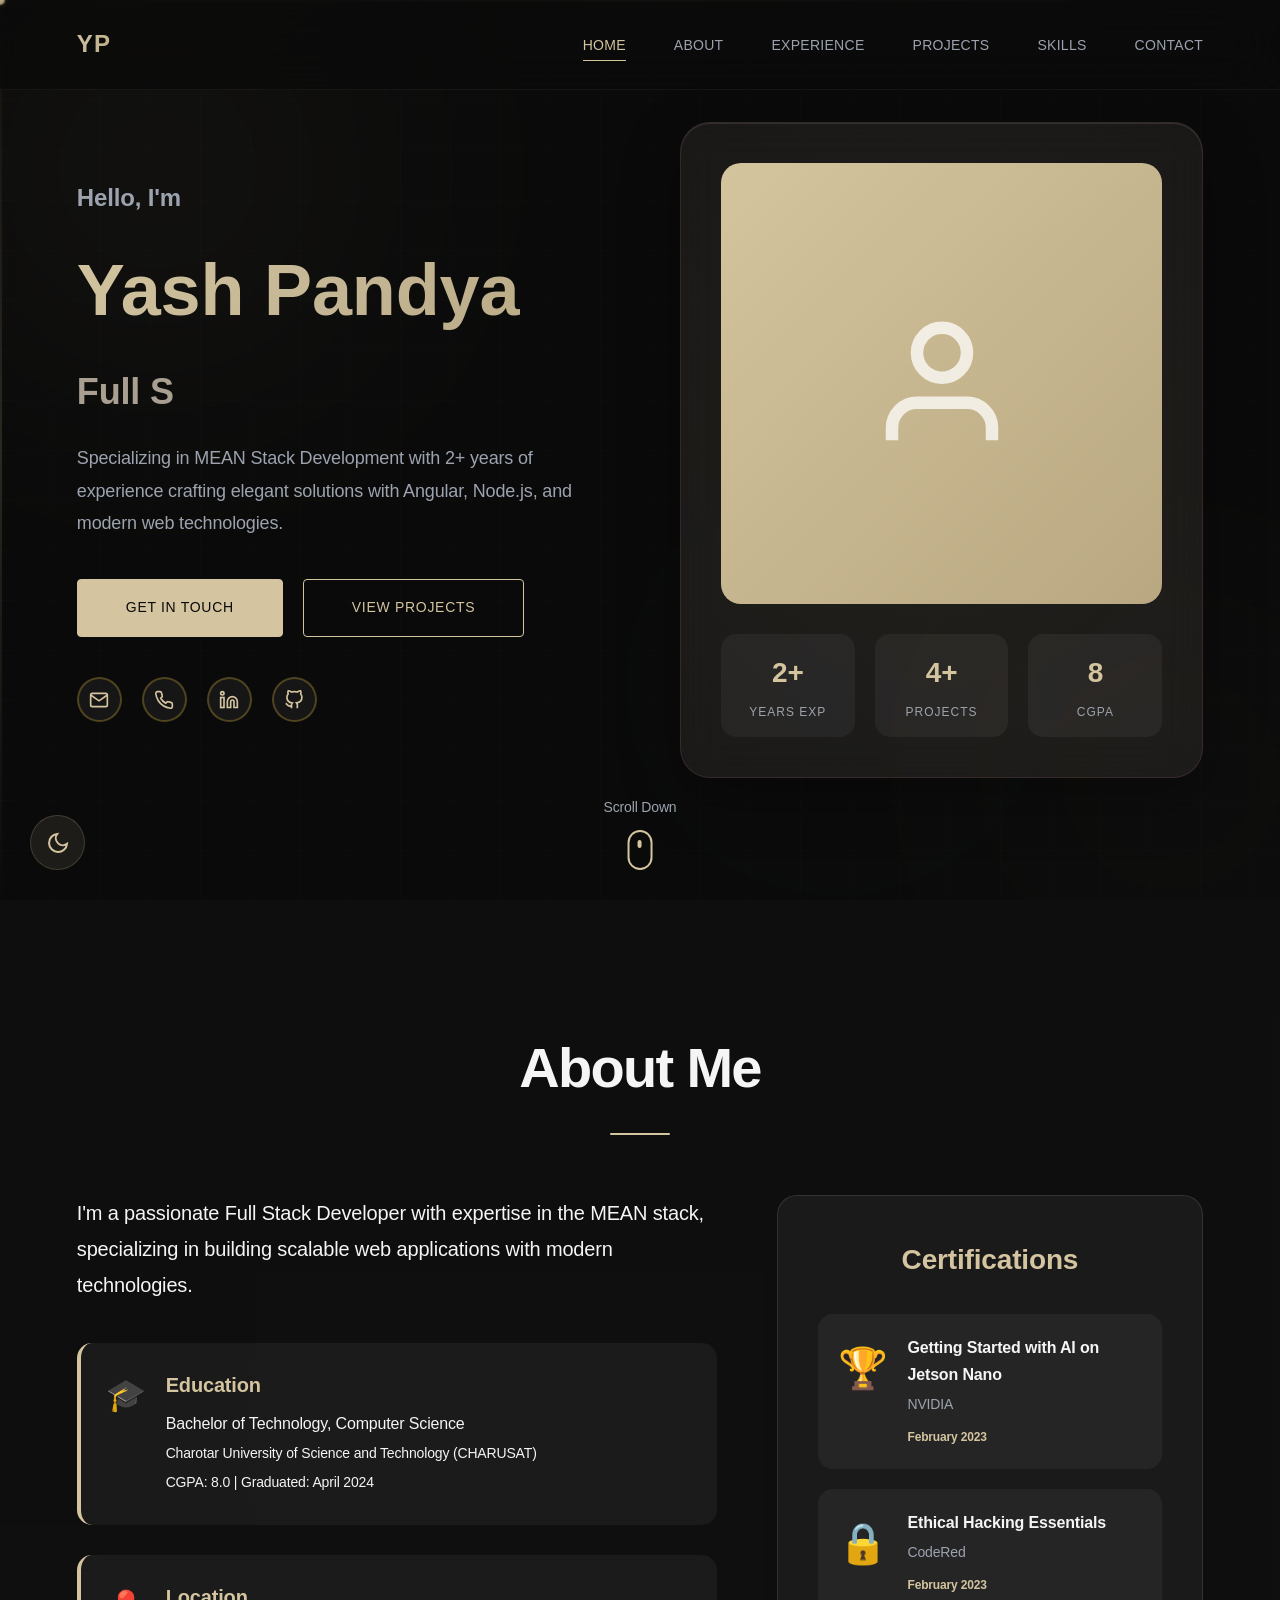
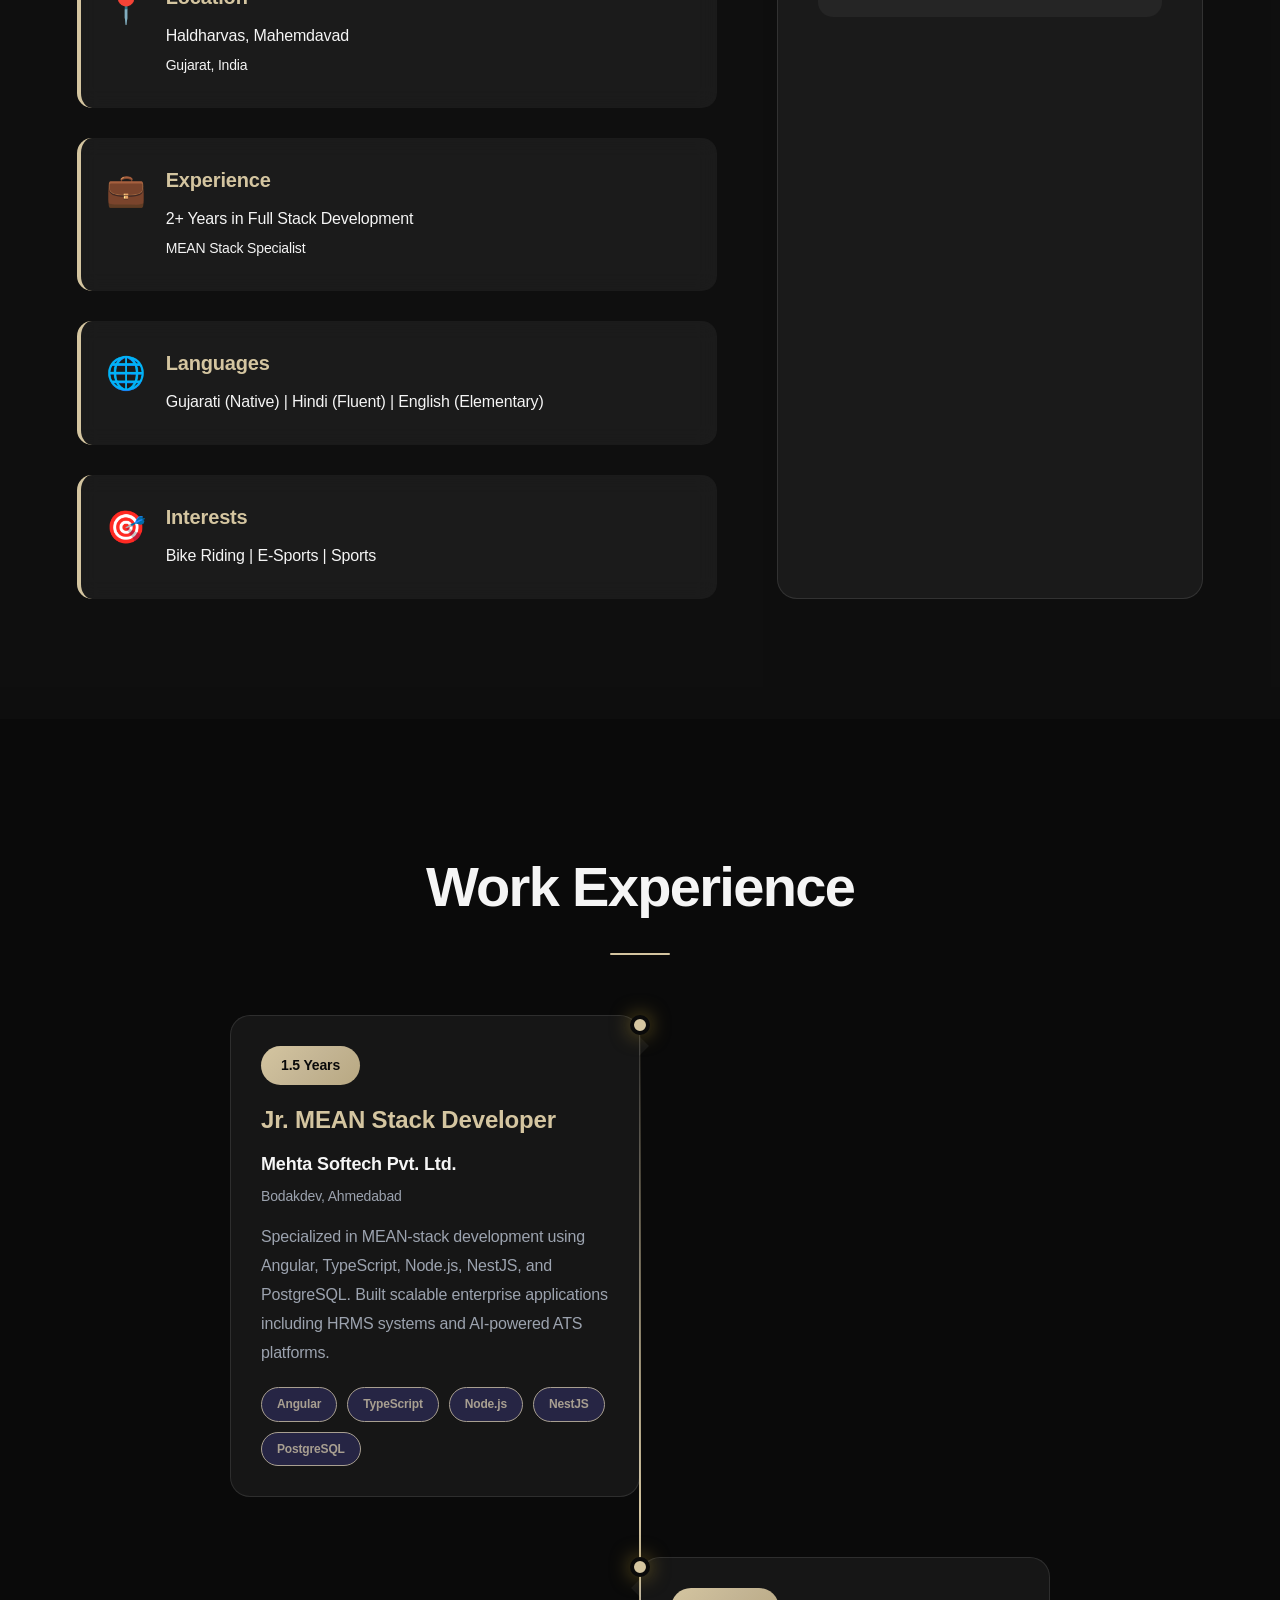
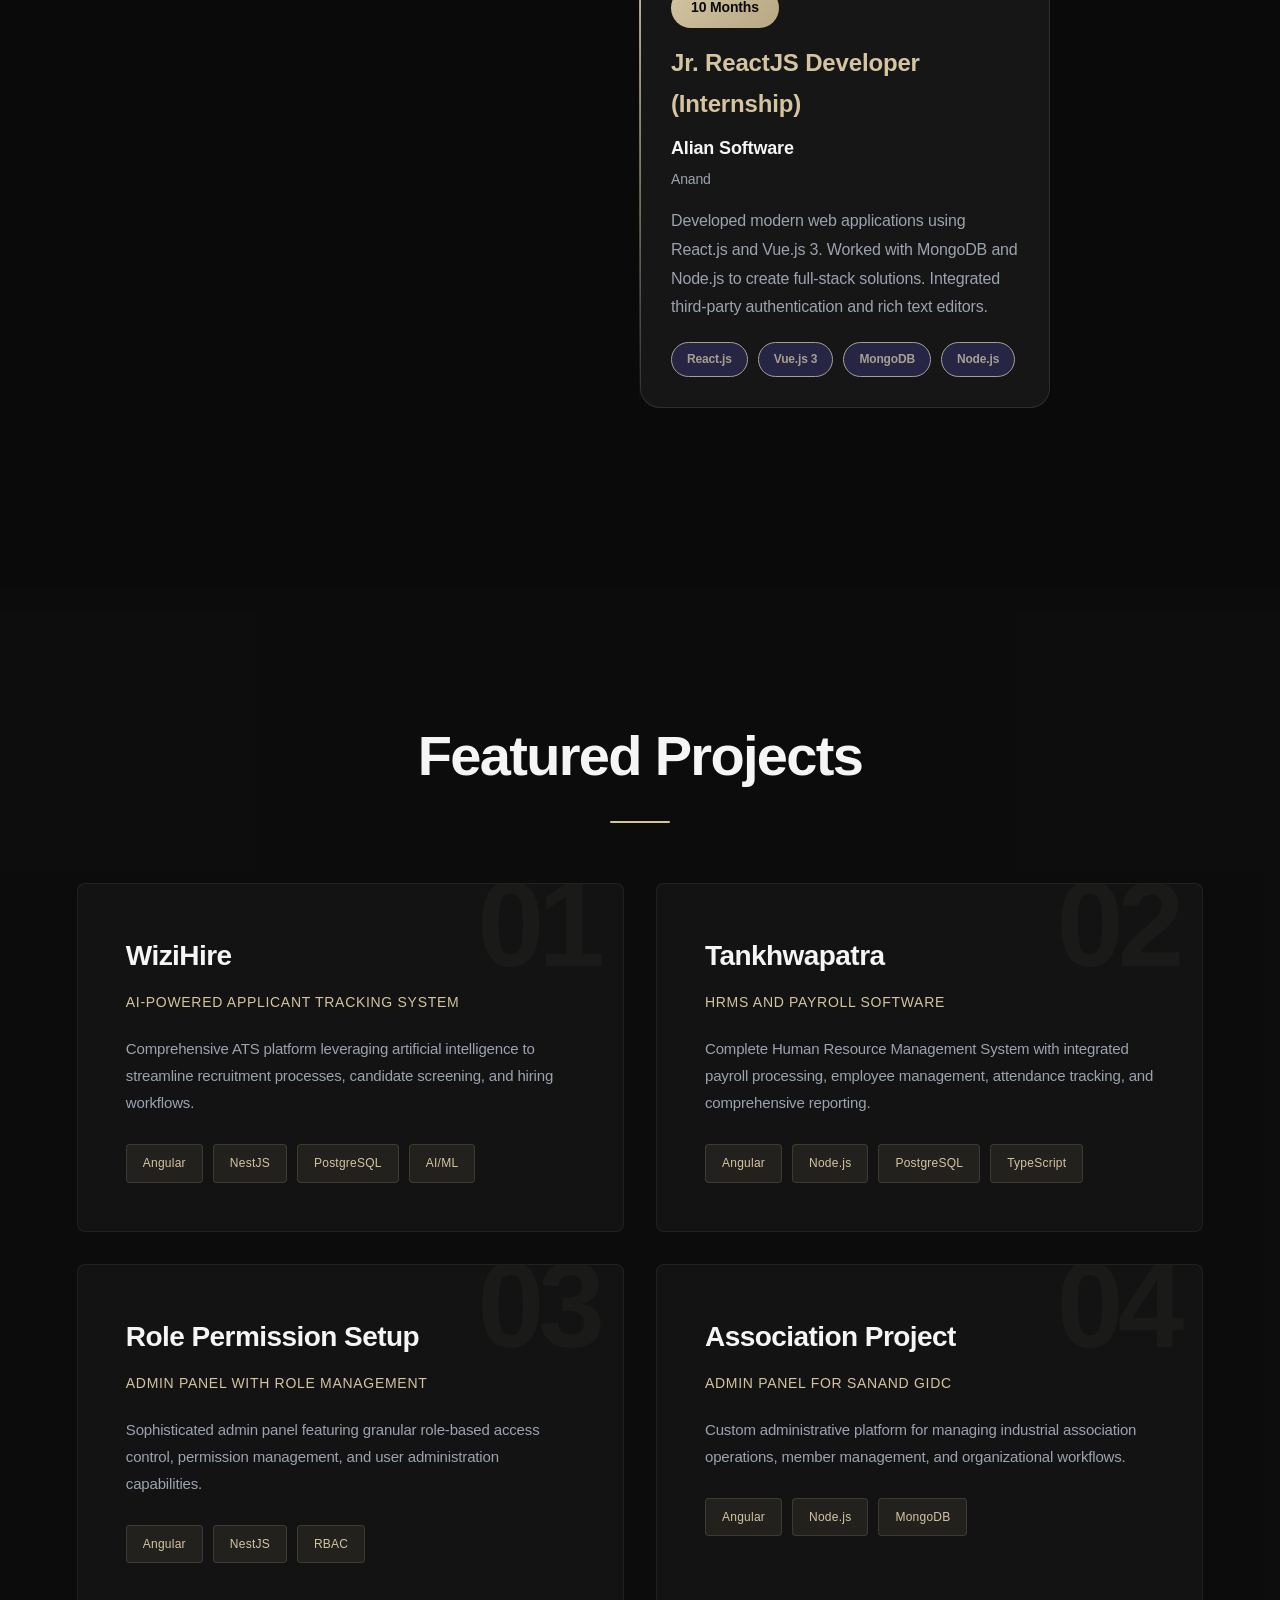
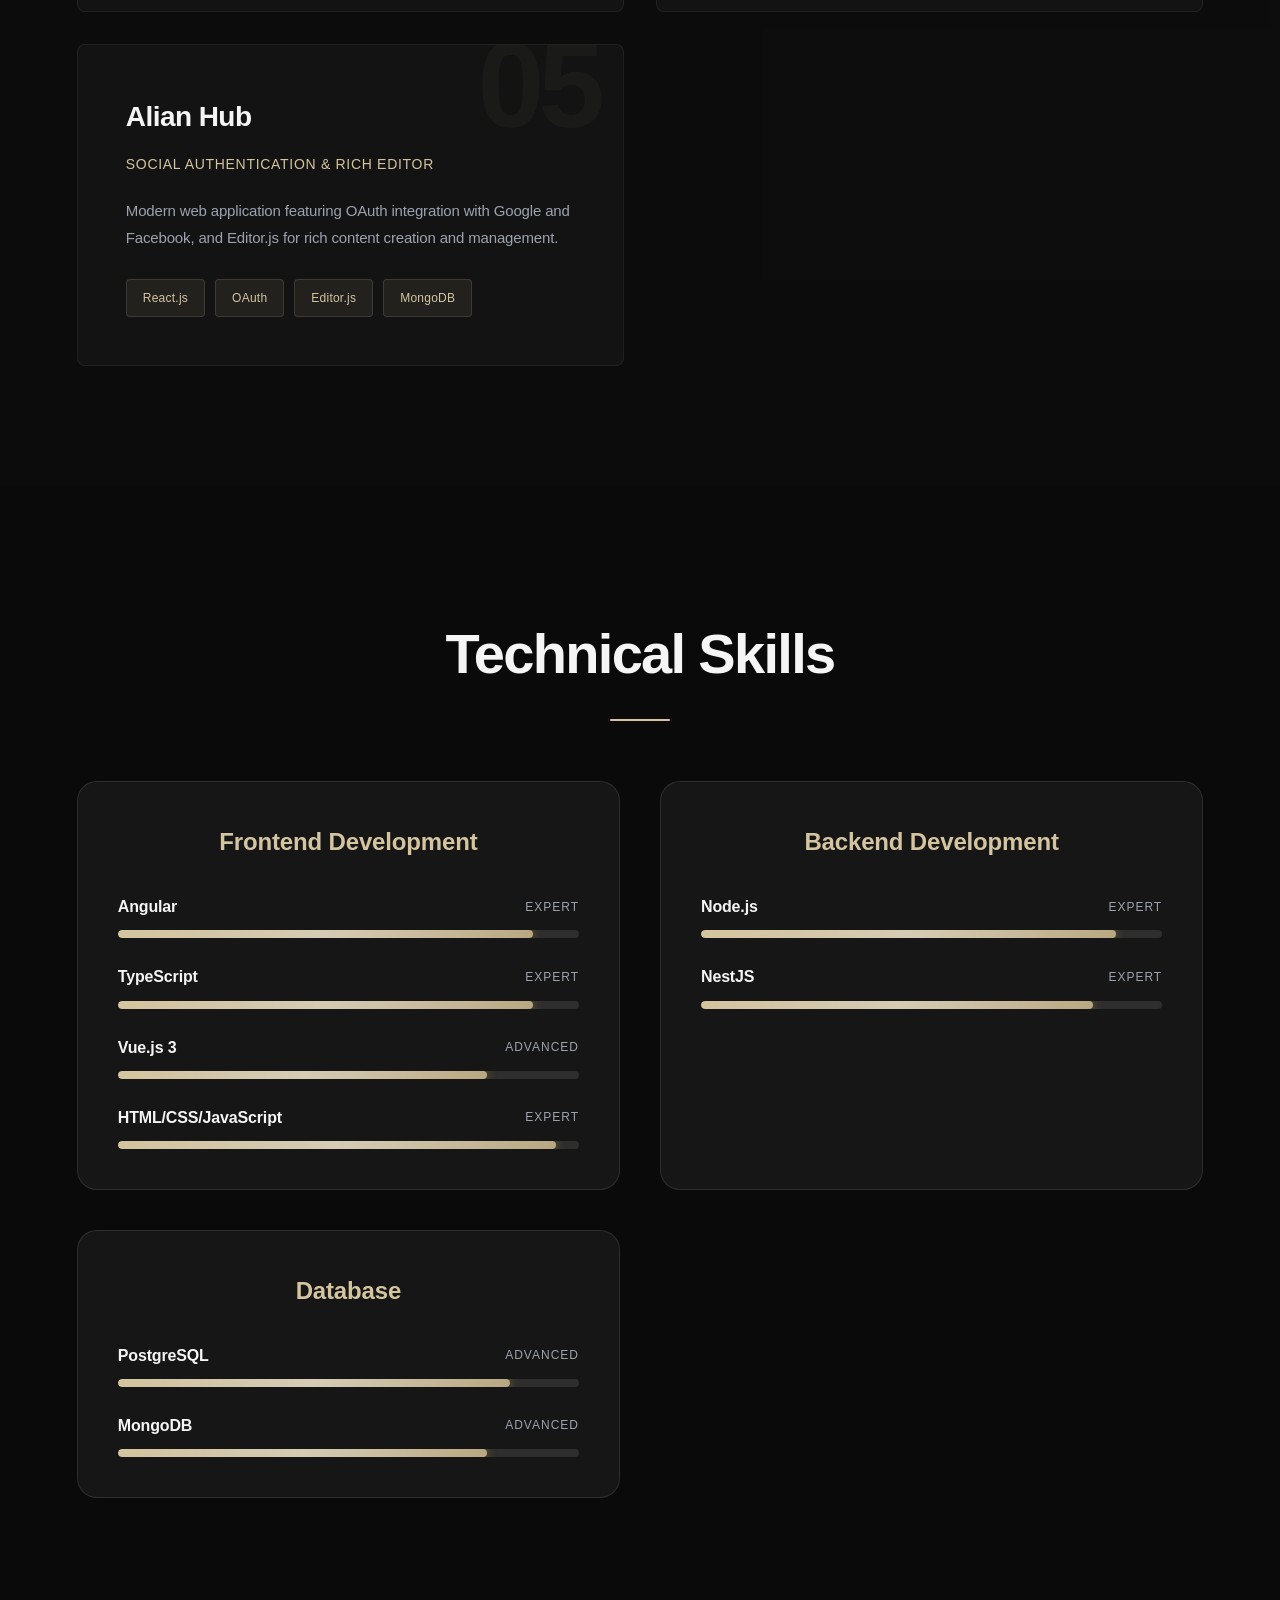
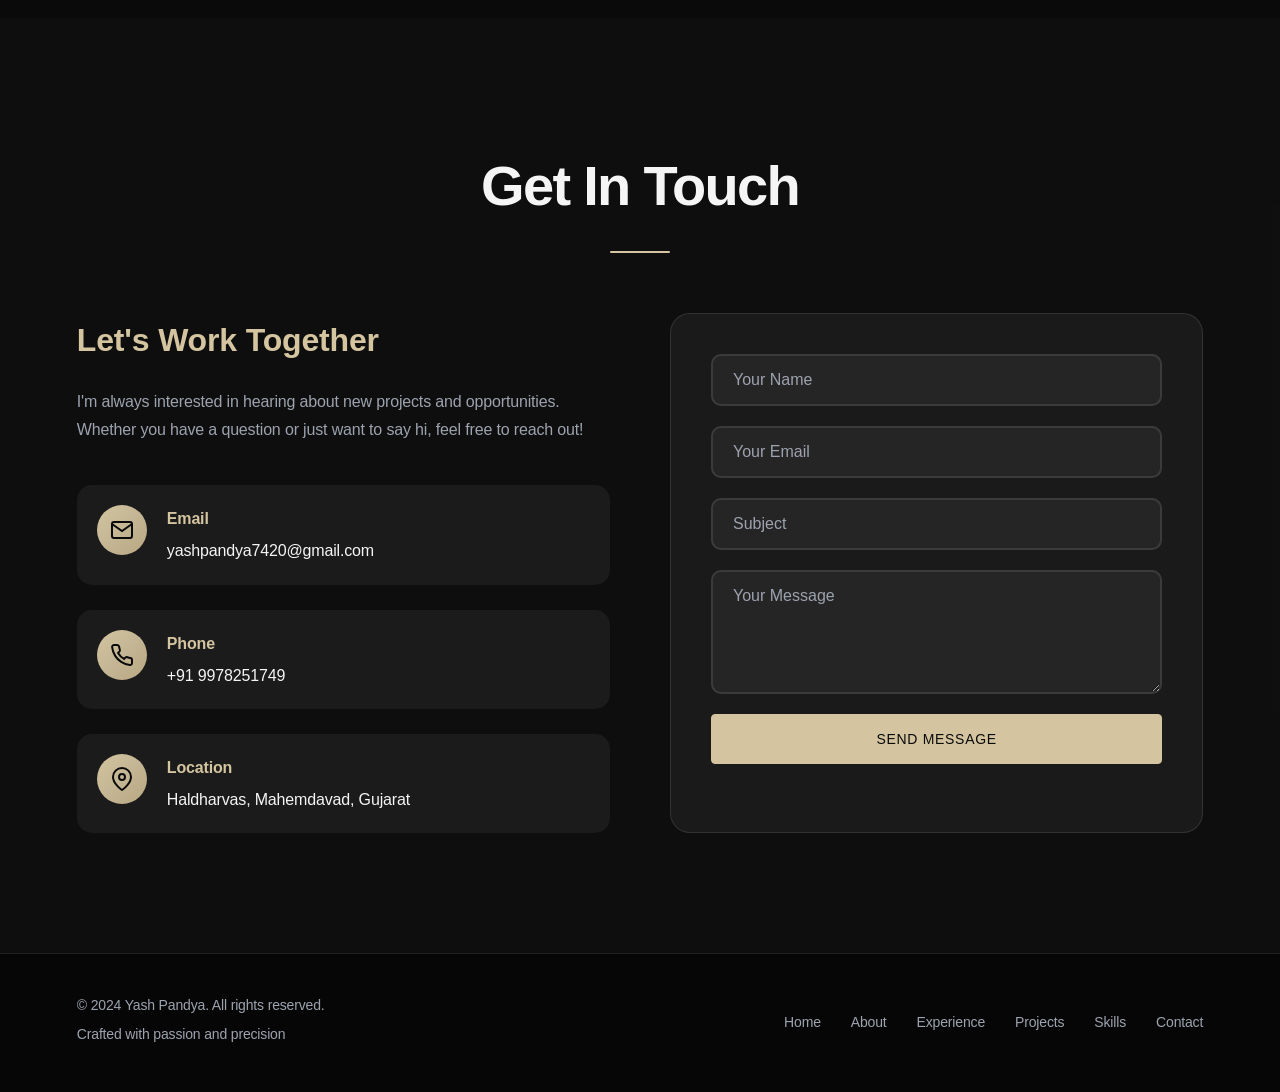
<file: index.html>
<!DOCTYPE html>
<html lang="en">
<head>
    <meta charset="UTF-8">
    <meta name="viewport" content="width=device-width, initial-scale=1.0">
    <title>Yash Pandya - Full Stack Developer</title>
    <link rel="stylesheet" href="styles.css">
</head>
<body>
    <!-- Animated Background -->
    <div class="animated-bg">
        <div class="gradient-orb orb-1"></div>
        <div class="gradient-orb orb-2"></div>
        <div class="gradient-orb orb-3"></div>
        <div class="grid-overlay"></div>
    </div>

    <!-- Theme Toggle -->
    <button class="theme-toggle" id="themeToggle" aria-label="Toggle theme">
        <svg class="sun-icon" viewBox="0 0 24 24" fill="none" stroke="currentColor" stroke-width="2">
            <circle cx="12" cy="12" r="5"></circle>
            <line x1="12" y1="1" x2="12" y2="3"></line>
            <line x1="12" y1="21" x2="12" y2="23"></line>
            <line x1="4.22" y1="4.22" x2="5.64" y2="5.64"></line>
            <line x1="18.36" y1="18.36" x2="19.78" y2="19.78"></line>
            <line x1="1" y1="12" x2="3" y2="12"></line>
            <line x1="21" y1="12" x2="23" y2="12"></line>
            <line x1="4.22" y1="19.78" x2="5.64" y2="18.36"></line>
            <line x1="18.36" y1="5.64" x2="19.78" y2="4.22"></line>
        </svg>
        <svg class="moon-icon" viewBox="0 0 24 24" fill="none" stroke="currentColor" stroke-width="2">
            <path d="M21 12.79A9 9 0 1 1 11.21 3 7 7 0 0 0 21 12.79z"></path>
        </svg>
    </button>

    <!-- Navigation -->
    <nav class="navbar" id="navbar">
        <div class="nav-container">
            <div class="logo">
                <span class="logo-text">YP</span>
            </div>
            <ul class="nav-menu" id="navMenu">
                <li><a href="#home" class="nav-link active">Home</a></li>
                <li><a href="#about" class="nav-link">About</a></li>
                <li><a href="#experience" class="nav-link">Experience</a></li>
                <li><a href="#projects" class="nav-link">Projects</a></li>
                <li><a href="#skills" class="nav-link">Skills</a></li>
                <li><a href="#contact" class="nav-link">Contact</a></li>
            </ul>
            <div class="hamburger" id="hamburger">
                <span></span>
                <span></span>
                <span></span>
            </div>
        </div>
    </nav>

    <!-- Hero Section -->
    <section id="home" class="hero">
        <div class="hero-content">
            <div class="hero-text">
                <h1 class="hero-title">
                    <span class="greeting">Hello, I'm</span>
                    <span class="name">Yash Pandya</span>
                </h1>
                <h2 class="hero-subtitle">Full Stack Developer</h2>
                <p class="hero-description">
                    Specializing in MEAN Stack Development with 2+ years of experience
                    crafting elegant solutions with Angular, Node.js, and modern web technologies.
                </p>
                <div class="hero-buttons">
                    <a href="#contact" class="btn btn-primary">Get In Touch</a>
                    <a href="#projects" class="btn btn-secondary">View Projects</a>
                </div>
                <div class="social-links">
                    <a href="mailto:yashpandya7420@gmail.com" class="social-icon" title="Email">
                        <svg viewBox="0 0 24 24" fill="none" stroke="currentColor" stroke-width="2">
                            <path d="M4 4h16c1.1 0 2 .9 2 2v12c0 1.1-.9 2-2 2H4c-1.1 0-2-.9-2-2V6c0-1.1.9-2 2-2z"></path>
                            <polyline points="22,6 12,13 2,6"></polyline>
                        </svg>
                    </a>
                    <a href="tel:+919978251749" class="social-icon" title="Phone">
                        <svg viewBox="0 0 24 24" fill="none" stroke="currentColor" stroke-width="2">
                            <path d="M22 16.92v3a2 2 0 0 1-2.18 2 19.79 19.79 0 0 1-8.63-3.07 19.5 19.5 0 0 1-6-6 19.79 19.79 0 0 1-3.07-8.67A2 2 0 0 1 4.11 2h3a2 2 0 0 1 2 1.72 12.84 12.84 0 0 0 .7 2.81 2 2 0 0 1-.45 2.11L8.09 9.91a16 16 0 0 0 6 6l1.27-1.27a2 2 0 0 1 2.11-.45 12.84 12.84 0 0 0 2.81.7A2 2 0 0 1 22 16.92z"></path>
                        </svg>
                    </a>
                    <a href="#" class="social-icon" title="LinkedIn">
                        <svg viewBox="0 0 24 24" fill="none" stroke="currentColor" stroke-width="2">
                            <path d="M16 8a6 6 0 0 1 6 6v7h-4v-7a2 2 0 0 0-2-2 2 2 0 0 0-2 2v7h-4v-7a6 6 0 0 1 6-6z"></path>
                            <rect x="2" y="9" width="4" height="12"></rect>
                            <circle cx="4" cy="4" r="2"></circle>
                        </svg>
                    </a>
                    <a href="#" class="social-icon" title="GitHub">
                        <svg viewBox="0 0 24 24" fill="none" stroke="currentColor" stroke-width="2">
                            <path d="M9 19c-5 1.5-5-2.5-7-3m14 6v-3.87a3.37 3.37 0 0 0-.94-2.61c3.14-.35 6.44-1.54 6.44-7A5.44 5.44 0 0 0 20 4.77 5.07 5.07 0 0 0 19.91 1S18.73.65 16 2.48a13.38 13.38 0 0 0-7 0C6.27.65 5.09 1 5.09 1A5.07 5.07 0 0 0 5 4.77a5.44 5.44 0 0 0-1.5 3.78c0 5.42 3.3 6.61 6.44 7A3.37 3.37 0 0 0 9 18.13V22"></path>
                        </svg>
                    </a>
                </div>
            </div>
            <div class="hero-image">
                <div class="profile-card">
                    <div class="profile-image">
                        <div class="profile-placeholder">
                            <svg viewBox="0 0 24 24" fill="none" stroke="currentColor" stroke-width="2">
                                <path d="M20 21v-2a4 4 0 0 0-4-4H8a4 4 0 0 0-4 4v2"></path>
                                <circle cx="12" cy="7" r="4"></circle>
                            </svg>
                        </div>
                    </div>
                    <div class="profile-stats">
                        <div class="stat">
                            <span class="stat-number">2+</span>
                            <span class="stat-label">Years Exp</span>
                        </div>
                        <div class="stat">
                            <span class="stat-number">5+</span>
                            <span class="stat-label">Projects</span>
                        </div>
                        <div class="stat">
                            <span class="stat-number">8</span>
                            <span class="stat-label">CGPA</span>
                        </div>
                    </div>
                </div>
            </div>
        </div>
        <div class="scroll-indicator">
            <span>Scroll Down</span>
            <div class="mouse"></div>
        </div>
    </section>

    <!-- About Section -->
    <section id="about" class="about">
        <div class="container">
            <h2 class="section-title">About Me</h2>
            <div class="about-content">
                <div class="about-text">
                    <p class="about-intro">
                        I'm a passionate Full Stack Developer with expertise in the MEAN stack,
                        specializing in building scalable web applications with modern technologies.
                    </p>
                    <div class="about-details">
                        <div class="detail-item">
                            <span class="detail-icon">🎓</span>
                            <div>
                                <h3>Education</h3>
                                <p>Bachelor of Technology, Computer Science</p>
                                <p class="detail-sub">Charotar University of Science and Technology (CHARUSAT)</p>
                                <p class="detail-sub">CGPA: 8.0 | Graduated: April 2024</p>
                            </div>
                        </div>
                        <div class="detail-item">
                            <span class="detail-icon">📍</span>
                            <div>
                                <h3>Location</h3>
                                <p>Haldharvas, Mahemdavad</p>
                                <p class="detail-sub">Gujarat, India</p>
                            </div>
                        </div>
                        <div class="detail-item">
                            <span class="detail-icon">💼</span>
                            <div>
                                <h3>Experience</h3>
                                <p>2+ Years in Full Stack Development</p>
                                <p class="detail-sub">MEAN Stack Specialist</p>
                            </div>
                        </div>
                        <div class="detail-item">
                            <span class="detail-icon">🌐</span>
                            <div>
                                <h3>Languages</h3>
                                <p>Gujarati (Native) | Hindi (Fluent) | English (Elementary)</p>
                            </div>
                        </div>
                        <div class="detail-item">
                            <span class="detail-icon">🎯</span>
                            <div>
                                <h3>Interests</h3>
                                <p>Bike Riding | E-Sports | Sports</p>
                            </div>
                        </div>
                    </div>
                </div>
                <div class="certifications">
                    <h3 class="cert-title">Certifications</h3>
                    <div class="cert-list">
                        <div class="cert-card">
                            <div class="cert-icon">🏆</div>
                            <div class="cert-info">
                                <h4>Getting Started with AI on Jetson Nano</h4>
                                <p>NVIDIA</p>
                                <span class="cert-date">February 2023</span>
                            </div>
                        </div>
                        <div class="cert-card">
                            <div class="cert-icon">🔒</div>
                            <div class="cert-info">
                                <h4>Ethical Hacking Essentials</h4>
                                <p>CodeRed</p>
                                <span class="cert-date">February 2023</span>
                            </div>
                        </div>
                    </div>
                </div>
            </div>
        </div>
    </section>

    <!-- Experience Section -->
    <section id="experience" class="experience">
        <div class="container">
            <h2 class="section-title">Work Experience</h2>
            <div class="timeline">
                <div class="timeline-item">
                    <div class="timeline-dot"></div>
                    <div class="timeline-content">
                        <div class="timeline-date">1.5 Years</div>
                        <h3>Jr. MEAN Stack Developer</h3>
                        <h4>Mehta Softech Pvt. Ltd.</h4>
                        <p class="location">Bodakdev, Ahmedabad</p>
                        <p class="description">
                            Specialized in MEAN-stack development using Angular, TypeScript, Node.js, 
                            NestJS, and PostgreSQL. Built scalable enterprise applications including 
                            HRMS systems and AI-powered ATS platforms.
                        </p>
                        <div class="tech-tags">
                            <span class="tag">Angular</span>
                            <span class="tag">TypeScript</span>
                            <span class="tag">Node.js</span>
                            <span class="tag">NestJS</span>
                            <span class="tag">PostgreSQL</span>
                        </div>
                    </div>
                </div>
                <div class="timeline-item">
                    <div class="timeline-dot"></div>
                    <div class="timeline-content">
                        <div class="timeline-date">10 Months</div>
                        <h3>Jr. ReactJS Developer (Internship)</h3>
                        <h4>Alian Software</h4>
                        <p class="location">Anand</p>
                        <p class="description">
                            Developed modern web applications using React.js and Vue.js 3. 
                            Worked with MongoDB and Node.js to create full-stack solutions. 
                            Integrated third-party authentication and rich text editors.
                        </p>
                        <div class="tech-tags">
                            <span class="tag">React.js</span>
                            <span class="tag">Vue.js 3</span>
                            <span class="tag">MongoDB</span>
                            <span class="tag">Node.js</span>
                        </div>
                    </div>
                </div>
            </div>
        </div>
    </section>

    <!-- Projects Section -->
    <section id="projects" class="projects">
        <div class="container">
            <h2 class="section-title">Featured Projects</h2>
            <div class="projects-grid">
                <div class="project-card">
                    <div class="project-number">01</div>
                    <div class="project-content">
                        <h3>WiziHire</h3>
                        <p class="project-subtitle">AI-Powered Applicant Tracking System</p>
                        <p class="project-description">
                            Comprehensive ATS platform leveraging artificial intelligence to streamline 
                            recruitment processes, candidate screening, and hiring workflows.
                        </p>
                        <div class="project-tech">
                            <span>Angular</span>
                            <span>NestJS</span>
                            <span>PostgreSQL</span>
                            <span>AI/ML</span>
                        </div>
                    </div>
                </div>
                <div class="project-card">
                    <div class="project-number">02</div>
                    <div class="project-content">
                        <h3>Tankhwapatra</h3>
                        <p class="project-subtitle">HRMS and Payroll Software</p>
                        <p class="project-description">
                            Complete Human Resource Management System with integrated payroll processing, 
                            employee management, attendance tracking, and comprehensive reporting.
                        </p>
                        <div class="project-tech">
                            <span>Angular</span>
                            <span>Node.js</span>
                            <span>PostgreSQL</span>
                            <span>TypeScript</span>
                        </div>
                    </div>
                </div>
                <div class="project-card">
                    <div class="project-number">03</div>
                    <div class="project-content">
                        <h3>Role Permission Setup</h3>
                        <p class="project-subtitle">Admin Panel with Role Management</p>
                        <p class="project-description">
                            Sophisticated admin panel featuring granular role-based access control, 
                            permission management, and user administration capabilities.
                        </p>
                        <div class="project-tech">
                            <span>Angular</span>
                            <span>NestJS</span>
                            <span>RBAC</span>
                        </div>
                    </div>
                </div>
                <div class="project-card">
                    <div class="project-number">04</div>
                    <div class="project-content">
                        <h3>Association Project</h3>
                        <p class="project-subtitle">Admin Panel for Sanand GIDC</p>
                        <p class="project-description">
                            Custom administrative platform for managing industrial association operations, 
                            member management, and organizational workflows.
                        </p>
                        <div class="project-tech">
                            <span>Angular</span>
                            <span>Node.js</span>
                            <span>MongoDB</span>
                        </div>
                    </div>
                </div>
                <div class="project-card">
                    <div class="project-number">05</div>
                    <div class="project-content">
                        <h3>Alian Hub</h3>
                        <p class="project-subtitle">Social Authentication & Rich Editor</p>
                        <p class="project-description">
                            Modern web application featuring OAuth integration with Google and Facebook, 
                            and Editor.js for rich content creation and management.
                        </p>
                        <div class="project-tech">
                            <span>React.js</span>
                            <span>OAuth</span>
                            <span>Editor.js</span>
                            <span>MongoDB</span>
                        </div>
                    </div>
                </div>
            </div>
        </div>
    </section>

    <!-- Skills Section -->
    <section id="skills" class="skills">
        <div class="container">
            <h2 class="section-title">Technical Skills</h2>
            <div class="skills-content">
                <div class="skill-category">
                    <h3 class="category-title">Frontend Development</h3>
                    <div class="skill-items">
                        <div class="skill-item">
                            <div class="skill-header">
                                <span class="skill-name">Angular</span>
                                <span class="skill-level">Expert</span>
                            </div>
                            <div class="skill-bar">
                                <div class="skill-progress" style="width: 90%"></div>
                            </div>
                        </div>
                        <div class="skill-item">
                            <div class="skill-header">
                                <span class="skill-name">TypeScript</span>
                                <span class="skill-level">Expert</span>
                            </div>
                            <div class="skill-bar">
                                <div class="skill-progress" style="width: 90%"></div>
                            </div>
                        </div>
                        <div class="skill-item">
                            <div class="skill-header">
                                <span class="skill-name">Vue.js 3</span>
                                <span class="skill-level">Advanced</span>
                            </div>
                            <div class="skill-bar">
                                <div class="skill-progress" style="width: 80%"></div>
                            </div>
                        </div>
                        <div class="skill-item">
                            <div class="skill-header">
                                <span class="skill-name">HTML/CSS/JavaScript</span>
                                <span class="skill-level">Expert</span>
                            </div>
                            <div class="skill-bar">
                                <div class="skill-progress" style="width: 95%"></div>
                            </div>
                        </div>
                    </div>
                </div>
                <div class="skill-category">
                    <h3 class="category-title">Backend Development</h3>
                    <div class="skill-items">
                        <div class="skill-item">
                            <div class="skill-header">
                                <span class="skill-name">Node.js</span>
                                <span class="skill-level">Expert</span>
                            </div>
                            <div class="skill-bar">
                                <div class="skill-progress" style="width: 90%"></div>
                            </div>
                        </div>
                        <div class="skill-item">
                            <div class="skill-header">
                                <span class="skill-name">NestJS</span>
                                <span class="skill-level">Expert</span>
                            </div>
                            <div class="skill-bar">
                                <div class="skill-progress" style="width: 85%"></div>
                            </div>
                        </div>
                    </div>
                </div>
                <div class="skill-category">
                    <h3 class="category-title">Database</h3>
                    <div class="skill-items">
                        <div class="skill-item">
                            <div class="skill-header">
                                <span class="skill-name">PostgreSQL</span>
                                <span class="skill-level">Advanced</span>
                            </div>
                            <div class="skill-bar">
                                <div class="skill-progress" style="width: 85%"></div>
                            </div>
                        </div>
                        <div class="skill-item">
                            <div class="skill-header">
                                <span class="skill-name">MongoDB</span>
                                <span class="skill-level">Advanced</span>
                            </div>
                            <div class="skill-bar">
                                <div class="skill-progress" style="width: 80%"></div>
                            </div>
                        </div>
                    </div>
                </div>
            </div>
        </div>
    </section>

    <!-- Contact Section -->
    <section id="contact" class="contact">
        <div class="container">
            <h2 class="section-title">Get In Touch</h2>
            <div class="contact-content">
                <div class="contact-info">
                    <h3>Let's Work Together</h3>
                    <p>
                        I'm always interested in hearing about new projects and opportunities. 
                        Whether you have a question or just want to say hi, feel free to reach out!
                    </p>
                    <div class="contact-details">
                        <div class="contact-item">
                            <div class="contact-icon">
                                <svg viewBox="0 0 24 24" fill="none" stroke="currentColor" stroke-width="2">
                                    <path d="M4 4h16c1.1 0 2 .9 2 2v12c0 1.1-.9 2-2 2H4c-1.1 0-2-.9-2-2V6c0-1.1.9-2 2-2z"></path>
                                    <polyline points="22,6 12,13 2,6"></polyline>
                                </svg>
                            </div>
                            <div>
                                <h4>Email</h4>
                                <a href="mailto:yashpandya7420@gmail.com">yashpandya7420@gmail.com</a>
                            </div>
                        </div>
                        <div class="contact-item">
                            <div class="contact-icon">
                                <svg viewBox="0 0 24 24" fill="none" stroke="currentColor" stroke-width="2">
                                    <path d="M22 16.92v3a2 2 0 0 1-2.18 2 19.79 19.79 0 0 1-8.63-3.07 19.5 19.5 0 0 1-6-6 19.79 19.79 0 0 1-3.07-8.67A2 2 0 0 1 4.11 2h3a2 2 0 0 1 2 1.72 12.84 12.84 0 0 0 .7 2.81 2 2 0 0 1-.45 2.11L8.09 9.91a16 16 0 0 0 6 6l1.27-1.27a2 2 0 0 1 2.11-.45 12.84 12.84 0 0 0 2.81.7A2 2 0 0 1 22 16.92z"></path>
                                </svg>
                            </div>
                            <div>
                                <h4>Phone</h4>
                                <a href="tel:+919978251749">+91 9978251749</a>
                            </div>
                        </div>
                        <div class="contact-item">
                            <div class="contact-icon">
                                <svg viewBox="0 0 24 24" fill="none" stroke="currentColor" stroke-width="2">
                                    <path d="M21 10c0 7-9 13-9 13s-9-6-9-13a9 9 0 0 1 18 0z"></path>
                                    <circle cx="12" cy="10" r="3"></circle>
                                </svg>
                            </div>
                            <div>
                                <h4>Location</h4>
                                <p>Haldharvas, Mahemdavad, Gujarat</p>
                            </div>
                        </div>
                    </div>
                </div>
                <div class="contact-form-wrapper">
                    <form class="contact-form" id="contactForm" action="https://formsubmit.co/yashpandya7420@gmail.com" method="POST">
                        <!-- FormSubmit Configuration -->
                        <input type="hidden" name="_subject" value="New Contact Form Submission - Portfolio">
                        <input type="hidden" name="_captcha" value="false">
                        <input type="hidden" name="_template" value="table">
                        <input type="hidden" name="_next" value="https://yashpandya7420.github.io/thank-you.html">
                        
                        <div class="form-group">
                            <input type="text" name="name" id="name" placeholder="Your Name" required>
                        </div>
                        <div class="form-group">
                            <input type="email" name="email" id="email" placeholder="Your Email" required>
                        </div>
                        <div class="form-group">
                            <input type="text" name="subject" id="subject" placeholder="Subject" required>
                        </div>
                        <div class="form-group">
                            <textarea name="message" id="message" rows="5" placeholder="Your Message" required></textarea>
                        </div>
                        <button type="submit" class="btn btn-primary btn-full">Send Message</button>
                    </form>
                </div>
            </div>
        </div>
    </section>

    <!-- Footer -->
    <footer class="footer">
        <div class="container">
            <div class="footer-content">
                <div class="footer-text">
                    <p>&copy; 2024 Yash Pandya. All rights reserved.</p>
                    <p>Crafted with passion and precision</p>
                </div>
                <div class="footer-links">
                    <a href="#home">Home</a>
                    <a href="#about">About</a>
                    <a href="#experience">Experience</a>
                    <a href="#projects">Projects</a>
                    <a href="#skills">Skills</a>
                    <a href="#contact">Contact</a>
                </div>
            </div>
        </div>
    </footer>

    <script src="script.js"></script>
</body>
</html>
</file>
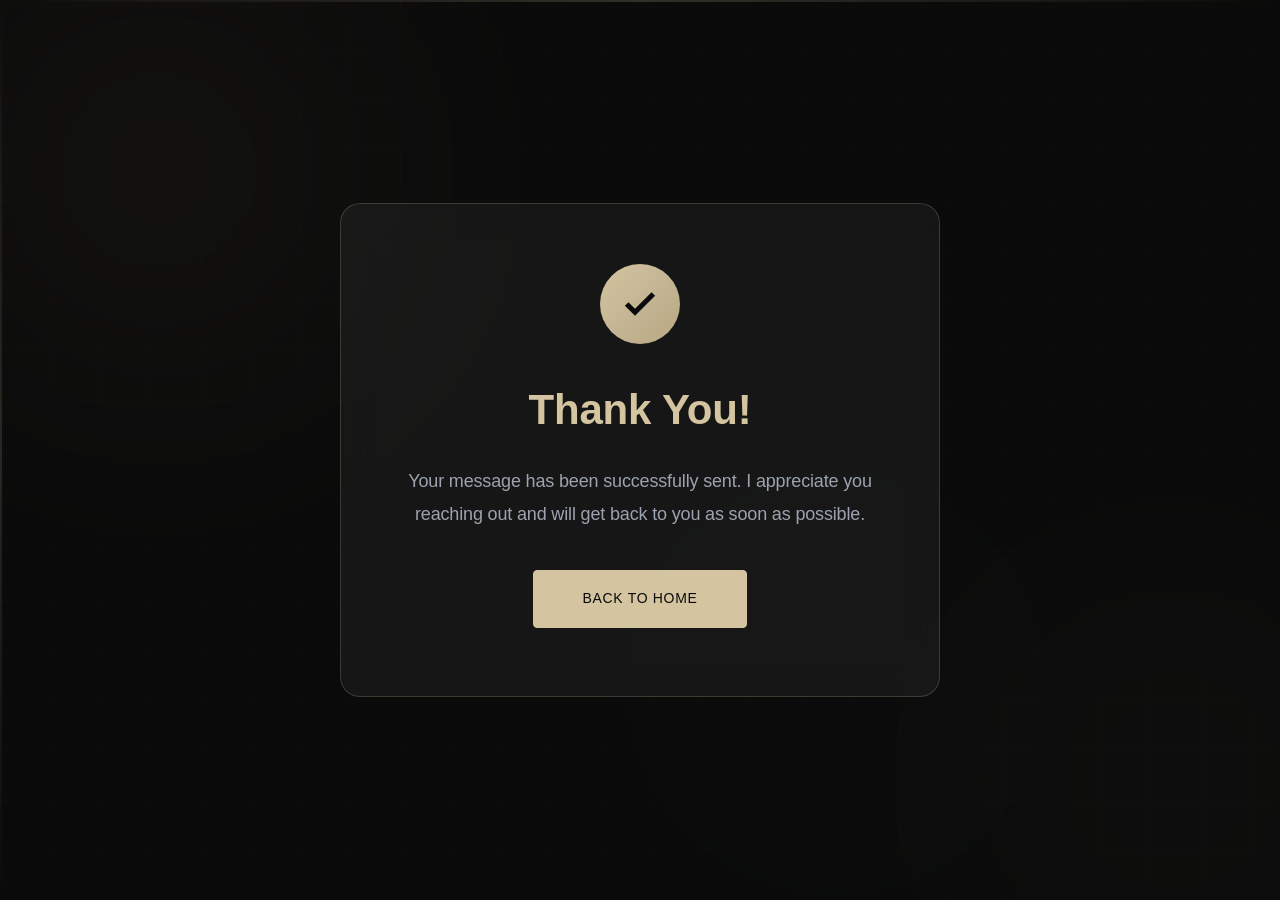
<file: thank-you.html>
<!DOCTYPE html>
<html lang="en">
<head>
    <meta charset="UTF-8">
    <meta name="viewport" content="width=device-width, initial-scale=1.0">
    <title>Thank You - Yash Pandya</title>
    <link rel="stylesheet" href="styles.css">
    <style>
        .thank-you-container {
            min-height: 100vh;
            display: flex;
            align-items: center;
            justify-content: center;
            text-align: center;
            padding: 40px 20px;
        }
        
        .thank-you-content {
            max-width: 600px;
            background: rgba(255, 255, 255, 0.05);
            backdrop-filter: blur(20px);
            padding: 60px 40px;
            border-radius: 20px;
            border: 1px solid rgba(212, 197, 160, 0.2);
            animation: fadeInUp 0.8s ease;
        }
        
        .success-icon {
            width: 80px;
            height: 80px;
            margin: 0 auto 30px;
            background: var(--gradient-gold);
            border-radius: 50%;
            display: flex;
            align-items: center;
            justify-content: center;
            animation: scaleIn 0.5s ease;
        }
        
        .success-icon svg {
            width: 40px;
            height: 40px;
            color: var(--primary-dark);
        }
        
        .thank-you-content h1 {
            font-size: 42px;
            color: var(--primary-gold);
            margin-bottom: 20px;
        }
        
        .thank-you-content p {
            font-size: 18px;
            color: var(--text-gray);
            line-height: 1.8;
            margin-bottom: 40px;
        }
        
        @keyframes scaleIn {
            from {
                transform: scale(0);
            }
            to {
                transform: scale(1);
            }
        }
        
        @keyframes fadeInUp {
            from {
                opacity: 0;
                transform: translateY(30px);
            }
            to {
                opacity: 1;
                transform: translateY(0);
            }
        }
    </style>
</head>
<body>
    <!-- Animated Background -->
    <div class="animated-bg">
        <div class="gradient-orb orb-1"></div>
        <div class="gradient-orb orb-2"></div>
        <div class="gradient-orb orb-3"></div>
        <div class="grid-overlay"></div>
    </div>

    <div class="thank-you-container">
        <div class="thank-you-content">
            <div class="success-icon">
                <svg viewBox="0 0 24 24" fill="none" stroke="currentColor" stroke-width="3">
                    <polyline points="20 6 9 17 4 12"></polyline>
                </svg>
            </div>
            <h1>Thank You!</h1>
            <p>
                Your message has been successfully sent. I appreciate you reaching out and will get back to you as soon as possible.
            </p>
            <a href="index.html" class="btn btn-primary">Back to Home</a>
        </div>
    </div>

    <script>
        // Auto redirect after 5 seconds
        setTimeout(() => {
            window.location.href = 'index.html';
        }, 5000);
    </script>
</body>
</html>
</file>
<file: styles.css>
/* ===== MODERN LUXURY PORTFOLIO - YASH PANDYA ===== */
/* Design Option 2: Contemporary Minimalist Luxury */
/* Previous design saved as: styles-option1.css */

/* === ROOT VARIABLES === */
:root {
    /* ===== DESIGN OPTION 1: Sophisticated Luxury (Saved in styles-option1.css) ===== */
    
    /* ===== DESIGN OPTION 2: Contemporary Minimalist (Active) ===== */
    /* Inspired by: Apple, Tesla, Audi, Modern Architecture */
    
    /* Dark Mode (Default) */
    --primary-gold: #D4C5A0;
    --primary-dark: #0A0A0A;
    --secondary-dark: #1A1A1A;
    --accent-purple: #A89F91;
    --accent-blue: #6B7280;
    --text-light: #F5F5F5;
    --text-gray: #9CA3AF;
    --white: #FFFFFF;
    --gradient-1: linear-gradient(135deg, #D4C5A0 0%, #B8A882 100%);
    --gradient-2: linear-gradient(135deg, #A89F91 0%, #8B8378 100%);
    --gradient-3: linear-gradient(135deg, #6B7280 0%, #4B5563 100%);
    --gradient-gold: linear-gradient(135deg, #D4C5A0 0%, #C4B594 50%, #B8A882 100%);
    
    /* Spacing - More generous for modern feel */
    --section-padding: 120px 0;
    --container-padding: 0 6%;
    
    /* Transitions - Snappier for modern UX */
    --transition-smooth: all 0.3s cubic-bezier(0.4, 0, 0.2, 1);
    --transition-bounce: all 0.5s cubic-bezier(0.68, -0.55, 0.265, 1.55);
}

/* Light Mode */
[data-theme="light"] {
    --primary-gold: #A89F91;
    --primary-dark: #FFFFFF;
    --secondary-dark: #F8F8F8;
    --accent-purple: #8B8378;
    --accent-blue: #6B7280;
    --text-light: #0A0A0A;
    --text-gray: #4B5563;
    --white: #0A0A0A;
    --gradient-1: linear-gradient(135deg, #A89F91 0%, #8B8378 100%);
    --gradient-2: linear-gradient(135deg, #8B8378 0%, #6B5D52 100%);
    --gradient-3: linear-gradient(135deg, #6B7280 0%, #9CA3AF 100%);
    --gradient-gold: linear-gradient(135deg, #A89F91 0%, #8B8378 50%, #6B5D52 100%);
}

/* === RESET & BASE === */
* {
    margin: 0;
    padding: 0;
    box-sizing: border-box;
}

html {
    scroll-behavior: smooth;
    overflow-x: hidden;
}

body {
    font-family: 'Inter', 'SF Pro Display', -apple-system, BlinkMacSystemFont, 'Segoe UI', sans-serif;
    background: var(--primary-dark);
    color: var(--text-light);
    line-height: 1.7;
    overflow-x: hidden;
    font-weight: 400;
    letter-spacing: -0.01em;
    cursor: none;
}

/* === CUSTOM CURSOR === */
.custom-cursor {
    position: fixed;
    width: 20px;
    height: 20px;
    border: 2px solid var(--primary-gold);
    border-radius: 50%;
    pointer-events: none;
    z-index: 10000;
    transition: transform 0.15s ease, opacity 0.15s ease;
    opacity: 0;
}

.custom-cursor-dot {
    position: fixed;
    width: 6px;
    height: 6px;
    background: var(--primary-gold);
    border-radius: 50%;
    pointer-events: none;
    z-index: 10001;
    transition: transform 0.1s ease;
    opacity: 0;
    box-shadow: 0 0 10px rgba(212, 197, 160, 0.5);
}

.custom-cursor.active {
    opacity: 1;
}

.custom-cursor-dot.active {
    opacity: 1;
}

/* Cursor hover states */
.custom-cursor.hover {
    transform: scale(1.8);
    background: rgba(212, 197, 160, 0.1);
    border-color: var(--primary-gold);
}

.custom-cursor-dot.hover {
    transform: scale(0);
}

/* Cursor click state */
.custom-cursor.click {
    transform: scale(0.8);
}

a, button, .btn, .nav-link, .social-icon, .project-card, input, textarea {
    cursor: none;
}

/* === ANIMATED BACKGROUND === */
.animated-bg {
    position: fixed;
    top: 0;
    left: 0;
    width: 100%;
    height: 100%;
    z-index: -1;
    overflow: hidden;
    background: var(--primary-dark);
}

/* Subtle grid overlay for modern tech feel */
.grid-overlay {
    position: absolute;
    width: 100%;
    height: 100%;
    background-image: 
        linear-gradient(rgba(212, 197, 160, 0.03) 1px, transparent 1px),
        linear-gradient(90deg, rgba(212, 197, 160, 0.03) 1px, transparent 1px);
    background-size: 50px 50px;
    opacity: 0.5;
    animation: gridPulse 8s ease-in-out infinite, gridMove 20s linear infinite;
}

[data-theme="light"] .grid-overlay {
    background-image: 
        linear-gradient(rgba(184, 168, 130, 0.08) 1px, transparent 1px),
        linear-gradient(90deg, rgba(184, 168, 130, 0.08) 1px, transparent 1px);
    opacity: 0.6;
}

/* Add scanning line effect */
.grid-overlay::before {
    content: '';
    position: absolute;
    top: 0;
    left: 0;
    width: 100%;
    height: 2px;
    background: linear-gradient(90deg, 
        transparent 0%, 
        rgba(212, 197, 160, 0.4) 50%, 
        transparent 100%);
    animation: scanLine 8s linear infinite;
    box-shadow: 0 0 20px rgba(212, 197, 160, 0.3);
    will-change: transform, opacity;
}

[data-theme="light"] .grid-overlay::before {
    background: linear-gradient(90deg, 
        transparent 0%, 
        rgba(184, 168, 130, 0.5) 50%, 
        transparent 100%);
    box-shadow: 0 0 20px rgba(184, 168, 130, 0.4);
}

/* Add vertical scanning line */
.grid-overlay::after {
    content: '';
    position: absolute;
    top: 0;
    left: 0;
    width: 2px;
    height: 100%;
    background: linear-gradient(180deg, 
        transparent 0%, 
        rgba(212, 197, 160, 0.3) 50%, 
        transparent 100%);
    animation: scanLineVertical 12s linear infinite;
    box-shadow: 0 0 15px rgba(212, 197, 160, 0.2);
    will-change: transform, opacity;
}

[data-theme="light"] .grid-overlay::after {
    background: linear-gradient(180deg, 
        transparent 0%, 
        rgba(184, 168, 130, 0.4) 50%, 
        transparent 100%);
    box-shadow: 0 0 15px rgba(184, 168, 130, 0.3);
}

@keyframes gridPulse {
    0%, 100% {
        opacity: 0.5;
    }
    50% {
        opacity: 0.7;
    }
}

@keyframes gridMove {
    0% {
        background-position: 0 0;
    }
    100% {
        background-position: 50px 50px;
    }
}

@keyframes scanLine {
    0% {
        transform: translateY(0);
        opacity: 0;
    }
    10% {
        opacity: 1;
    }
    90% {
        opacity: 1;
    }
    100% {
        transform: translateY(100vh);
        opacity: 0;
    }
}

@keyframes scanLineVertical {
    0% {
        transform: translateX(0);
        opacity: 0;
    }
    10% {
        opacity: 1;
    }
    90% {
        opacity: 1;
    }
    100% {
        transform: translateX(100vw);
        opacity: 0;
    }
}

/* Minimalist gradient orbs */
.gradient-orb {
    position: absolute;
    border-radius: 50%;
    filter: blur(120px);
    opacity: 0.15;
    animation: floatModern 25s infinite ease-in-out;
    mix-blend-mode: lighten;
}

.orb-1 {
    width: 700px;
    height: 700px;
    background: radial-gradient(circle, rgba(212, 197, 160, 0.4) 0%, transparent 70%);
    top: -20%;
    left: -15%;
    animation: floatModern 30s infinite ease-in-out, orbPulse 6s infinite ease-in-out;
}

.orb-2 {
    width: 600px;
    height: 600px;
    background: radial-gradient(circle, rgba(168, 159, 145, 0.3) 0%, transparent 70%);
    bottom: -20%;
    right: -15%;
    animation: floatModern 35s infinite ease-in-out reverse, orbPulse 8s infinite ease-in-out;
    animation-delay: 5s;
}

.orb-3 {
    width: 650px;
    height: 650px;
    background: radial-gradient(circle, rgba(107, 114, 128, 0.2) 0%, transparent 70%);
    top: 40%;
    left: 40%;
    animation: floatModern 40s infinite ease-in-out, orbPulse 10s infinite ease-in-out;
    animation-delay: 10s;
}

@keyframes floatModern {
    0%, 100% {
        transform: translate(0, 0) scale(1);
    }
    33% {
        transform: translate(60px, -60px) scale(1.1);
    }
    66% {
        transform: translate(-40px, 80px) scale(0.95);
    }
}

@keyframes orbPulse {
    0%, 100% {
        opacity: 0.15;
        filter: blur(120px);
    }
    50% {
        opacity: 0.25;
        filter: blur(140px);
    }
}

/* Light mode orb adjustments */
[data-theme="light"] .orb-1 {
    background: radial-gradient(circle, rgba(184, 168, 130, 0.3) 0%, transparent 70%);
    opacity: 0.2;
}

[data-theme="light"] .orb-2 {
    background: radial-gradient(circle, rgba(139, 131, 120, 0.25) 0%, transparent 70%);
    opacity: 0.18;
}

[data-theme="light"] .orb-3 {
    background: radial-gradient(circle, rgba(107, 114, 128, 0.15) 0%, transparent 70%);
    opacity: 0.15;
}

/* === NAVIGATION === */
.navbar {
    position: fixed;
    top: 0;
    left: 0;
    width: 100%;
    padding: 24px 0;
    background: rgba(10, 10, 10, 0.7);
    backdrop-filter: blur(30px) saturate(180%);
    z-index: 1000;
    transition: var(--transition-smooth);
    border-bottom: 1px solid rgba(212, 197, 160, 0.06);
}

.navbar.scrolled {
    padding: 18px 0;
    box-shadow: 0 4px 30px rgba(0, 0, 0, 0.6);
    background: rgba(10, 10, 10, 0.85);
    border-bottom: 1px solid rgba(212, 197, 160, 0.1);
}

.nav-container {
    max-width: 1400px;
    margin: 0 auto;
    padding: var(--container-padding);
    display: flex;
    justify-content: space-between;
    align-items: center;
}

.logo {
    font-size: 24px;
    font-weight: 700;
    letter-spacing: -0.02em;
}

.logo-text {
    background: var(--gradient-gold);
    -webkit-background-clip: text;
    -webkit-text-fill-color: transparent;
    background-clip: text;
    font-weight: 700;
    letter-spacing: 0.05em;
    position: relative;
    display: inline-block;
}

.nav-menu {
    display: flex;
    list-style: none;
    gap: 48px;
}

.nav-link {
    color: var(--text-gray);
    text-decoration: none;
    font-weight: 500;
    font-size: 14px;
    position: relative;
    transition: var(--transition-smooth);
    padding: 8px 0;
    letter-spacing: 0.02em;
    text-transform: uppercase;
}

.nav-link::after {
    content: '';
    position: absolute;
    bottom: 0;
    left: 0;
    width: 0;
    height: 1px;
    background: var(--primary-gold);
    transition: var(--transition-smooth);
}

.nav-link:hover::after,
.nav-link.active::after {
    width: 100%;
}

.nav-link:hover,
.nav-link.active {
    color: var(--primary-gold);
}

.hamburger {
    display: none;
    flex-direction: column;
    cursor: pointer;
    gap: 5px;
}

.hamburger span {
    width: 25px;
    height: 3px;
    background: var(--primary-gold);
    transition: var(--transition-smooth);
    border-radius: 3px;
}

/* === THEME TOGGLE === */
.theme-toggle {
    position: fixed;
    bottom: 30px;
    left: 30px;
    width: 55px;
    height: 55px;
    border-radius: 50%;
    background: rgba(212, 197, 160, 0.1);
    border: 1px solid rgba(212, 197, 160, 0.2);
    backdrop-filter: blur(10px);
    display: flex;
    align-items: center;
    justify-content: center;
    cursor: none;
    z-index: 1000;
    transition: var(--transition-smooth);
}

.theme-toggle:hover {
    background: rgba(212, 197, 160, 0.2);
    transform: scale(1.1) rotate(180deg);
    box-shadow: 0 8px 25px rgba(212, 197, 160, 0.3);
}

.theme-toggle svg {
    width: 24px;
    height: 24px;
    color: var(--primary-gold);
    transition: var(--transition-smooth);
}

.theme-toggle .sun-icon {
    display: none;
}

.theme-toggle .moon-icon {
    display: block;
}

[data-theme="light"] .theme-toggle .sun-icon {
    display: block;
}

[data-theme="light"] .theme-toggle .moon-icon {
    display: none;
}

/* === CONTAINER === */
.container {
    max-width: 1400px;
    margin: 0 auto;
    padding: var(--container-padding);
}

/* === SECTION TITLE === */
.section-title {
    font-size: 56px;
    font-weight: 600;
    text-align: center;
    margin-bottom: 80px;
    color: var(--text-light);
    position: relative;
    letter-spacing: -0.03em;
    animation: fadeInUp 1s ease;
}

.section-title::after {
    content: '';
    position: absolute;
    bottom: -20px;
    left: 50%;
    transform: translateX(-50%);
    width: 60px;
    height: 2px;
    background: var(--primary-gold);
    border-radius: 1px;
}

/* === BUTTONS === */
.btn {
    display: inline-block;
    padding: 16px 48px;
    border-radius: 4px;
    text-decoration: none;
    font-weight: 500;
    font-size: 14px;
    letter-spacing: 0.05em;
    text-transform: uppercase;
    transition: var(--transition-smooth);
    position: relative;
    overflow: hidden;
    z-index: 1;
}

.btn::before {
    content: '';
    position: absolute;
    top: 0;
    left: -100%;
    width: 100%;
    height: 100%;
    background: rgba(255, 255, 255, 0.08);
    transition: var(--transition-smooth);
    z-index: -1;
}

.btn:hover::before {
    left: 100%;
}

.btn-primary {
    background: var(--primary-gold);
    color: var(--primary-dark);
    border: 1px solid var(--primary-gold);
}

.btn-primary:hover {
    transform: translateY(-2px);
    box-shadow: 0 12px 30px rgba(212, 197, 160, 0.25);
}

.btn-secondary {
    background: transparent;
    color: var(--primary-gold);
    border: 1px solid var(--primary-gold);
}

.btn-secondary:hover {
    background: var(--primary-gold);
    color: var(--primary-dark);
    transform: translateY(-2px);
}

.btn-full {
    width: 100%;
}

/* === HERO SECTION === */
.hero {
    min-height: 100vh;
    display: flex;
    align-items: center;
    justify-content: center;
    padding: var(--section-padding);
    padding-top: 120px;
    position: relative;
}

.hero-content {
    display: grid;
    grid-template-columns: 1fr 1fr;
    gap: 80px;
    align-items: center;
    max-width: 1400px;
    margin: 0 auto;
    padding: var(--container-padding);
}

.hero-text {
    animation: fadeInLeft 1s ease;
}

.greeting {
    display: block;
    font-size: 24px;
    color: var(--text-gray);
    margin-bottom: 10px;
    animation: fadeIn 1s ease 0.2s both;
}

.name {
    display: block;
    font-size: 72px;
    font-weight: 800;
    background: var(--gradient-gold);
    -webkit-background-clip: text;
    -webkit-text-fill-color: transparent;
    background-clip: text;
    margin-bottom: 10px;
    animation: fadeIn 1s ease 0.4s both;
}

.hero-subtitle {
    font-size: 36px;
    color: var(--accent-purple);
    margin-bottom: 20px;
    animation: fadeIn 1s ease 0.6s both;
}

.hero-description {
    font-size: 18px;
    color: var(--text-gray);
    line-height: 1.8;
    margin-bottom: 40px;
    animation: fadeIn 1s ease 0.8s both;
}

.hero-buttons {
    display: flex;
    gap: 20px;
    margin-bottom: 40px;
    animation: fadeIn 1s ease 1s both;
}

.social-links {
    display: flex;
    gap: 20px;
    animation: fadeIn 1s ease 1.2s both;
}

.social-icon {
    width: 45px;
    height: 45px;
    display: flex;
    align-items: center;
    justify-content: center;
    border-radius: 50%;
    background: rgba(255, 255, 255, 0.05);
    border: 2px solid rgba(212, 175, 55, 0.3);
    color: var(--primary-gold);
    transition: var(--transition-smooth);
}

.social-icon svg {
    width: 20px;
    height: 20px;
}

.social-icon:hover {
    background: var(--gradient-gold);
    color: var(--primary-dark);
    transform: translateY(-8px) rotate(360deg) scale(1.2);
    box-shadow: 0 15px 40px rgba(201, 169, 97, 0.3);
}

.hero-image {
    animation: fadeInRight 1s ease;
}

.profile-card {
    background: rgba(255, 255, 255, 0.05);
    backdrop-filter: blur(20px) saturate(180%);
    border-radius: 30px;
    padding: 40px;
    border: 1px solid rgba(183, 110, 121, 0.2);
    box-shadow: 0 20px 60px rgba(0, 0, 0, 0.3), 
                inset 0 1px 0 rgba(255, 255, 255, 0.1);
    transition: var(--transition-smooth);
    position: relative;
    overflow: hidden;
}

.profile-card::before {
    content: '';
    position: absolute;
    top: -50%;
    left: -50%;
    width: 200%;
    height: 200%;
    background: radial-gradient(circle, rgba(201, 169, 97, 0.06) 0%, transparent 70%);
    animation: cardGlow 6s ease-in-out infinite;
}

@keyframes cardGlow {
    0%, 100% {
        transform: translate(0, 0);
        opacity: 0.5;
    }
    50% {
        transform: translate(10%, 10%);
        opacity: 0.8;
    }
}

.profile-card:hover {
    transform: translateY(-15px) scale(1.02);
    box-shadow: 0 40px 100px rgba(201, 169, 97, 0.2),
                inset 0 1px 0 rgba(255, 255, 255, 0.15);
    border-color: rgba(201, 169, 97, 0.3);
}

.profile-image {
    width: 100%;
    aspect-ratio: 1;
    border-radius: 20px;
    background: var(--gradient-1);
    margin-bottom: 30px;
    display: flex;
    align-items: center;
    justify-content: center;
    overflow: hidden;
}

.profile-placeholder {
    width: 150px;
    height: 150px;
    color: rgba(255, 255, 255, 0.8);
}

.profile-placeholder svg {
    width: 100%;
    height: 100%;
}

.profile-stats {
    display: grid;
    grid-template-columns: repeat(3, 1fr);
    gap: 20px;
}

.stat {
    text-align: center;
    padding: 15px;
    background: rgba(255, 255, 255, 0.05);
    border-radius: 15px;
    transition: var(--transition-smooth);
}

.stat:hover {
    background: rgba(201, 169, 97, 0.1);
    transform: scale(1.1) rotate(2deg);
    box-shadow: 0 10px 30px rgba(201, 169, 97, 0.2);
}

.stat-number {
    display: block;
    font-size: 28px;
    font-weight: 700;
    color: var(--primary-gold);
    margin-bottom: 5px;
}

.stat-label {
    display: block;
    font-size: 12px;
    color: var(--text-gray);
    text-transform: uppercase;
    letter-spacing: 1px;
}

.scroll-indicator {
    position: absolute;
    bottom: 30px;
    left: 50%;
    transform: translateX(-50%);
    display: flex;
    flex-direction: column;
    align-items: center;
    gap: 10px;
    color: var(--text-gray);
    font-size: 14px;
    animation: bounce 2s infinite;
}

.mouse {
    width: 25px;
    height: 40px;
    border: 2px solid var(--primary-gold);
    border-radius: 15px;
    position: relative;
}

.mouse::before {
    content: '';
    position: absolute;
    top: 8px;
    left: 50%;
    transform: translateX(-50%);
    width: 4px;
    height: 8px;
    background: var(--primary-gold);
    border-radius: 2px;
    animation: scroll 2s infinite;
}

@keyframes scroll {
    0% {
        opacity: 1;
        transform: translateX(-50%) translateY(0);
    }
    100% {
        opacity: 0;
        transform: translateX(-50%) translateY(15px);
    }
}

@keyframes bounce {
    0%, 100% {
        transform: translateX(-50%) translateY(0);
    }
    50% {
        transform: translateX(-50%) translateY(-10px);
    }
}

/* === ABOUT SECTION === */
.about {
    padding: var(--section-padding);
    background: rgba(255, 255, 255, 0.02);
}

.about-content {
    display: grid;
    grid-template-columns: 1.5fr 1fr;
    gap: 60px;
}

.about-intro {
    font-size: 20px;
    color: var(--text-light);
    margin-bottom: 40px;
    line-height: 1.8;
}

.about-details {
    display: flex;
    flex-direction: column;
    gap: 30px;
}

.detail-item {
    display: flex;
    gap: 20px;
    padding: 25px;
    background: rgba(255, 255, 255, 0.05);
    backdrop-filter: blur(10px);
    border-radius: 15px;
    border-left: 4px solid var(--primary-gold);
    transition: var(--transition-smooth);
    position: relative;
    overflow: hidden;
}

.detail-item::before {
    content: '';
    position: absolute;
    top: 0;
    left: -100%;
    width: 100%;
    height: 100%;
    background: linear-gradient(90deg, transparent, rgba(183, 110, 121, 0.1), transparent);
    transition: left 0.5s;
}

.detail-item:hover::before {
    left: 100%;
}

.detail-item:hover {
    background: rgba(255, 255, 255, 0.08);
    transform: translateX(15px) scale(1.02);
    border-left-color: var(--accent-purple);
    box-shadow: 0 10px 30px rgba(201, 169, 97, 0.15);
}

.detail-icon {
    font-size: 32px;
    flex-shrink: 0;
}

.detail-item h3 {
    color: var(--primary-gold);
    margin-bottom: 8px;
    font-size: 20px;
}

.detail-item p {
    color: var(--text-light);
    margin-bottom: 5px;
}

.detail-sub {
    color: var(--text-gray);
    font-size: 14px;
}

.certifications {
    background: rgba(255, 255, 255, 0.05);
    padding: 40px;
    border-radius: 20px;
    border: 1px solid rgba(255, 255, 255, 0.1);
}

.cert-title {
    font-size: 28px;
    color: var(--primary-gold);
    margin-bottom: 30px;
    text-align: center;
}

.cert-list {
    display: flex;
    flex-direction: column;
    gap: 20px;
}

.cert-card {
    display: flex;
    gap: 20px;
    padding: 20px;
    background: rgba(255, 255, 255, 0.05);
    border-radius: 15px;
    transition: var(--transition-smooth);
}

.cert-card:hover {
    background: rgba(255, 255, 255, 0.08);
    transform: scale(1.05) translateY(-5px);
    box-shadow: 0 15px 40px rgba(201, 169, 97, 0.15);
}

.cert-icon {
    font-size: 40px;
    flex-shrink: 0;
}

.cert-info h4 {
    color: var(--text-light);
    margin-bottom: 5px;
    font-size: 16px;
}

.cert-info p {
    color: var(--text-gray);
    font-size: 14px;
    margin-bottom: 5px;
}

.cert-date {
    color: var(--primary-gold);
    font-size: 12px;
    font-weight: 600;
}

/* === EXPERIENCE SECTION === */
.experience {
    padding: var(--section-padding);
}

.timeline {
    max-width: 900px;
    margin: 0 auto;
    position: relative;
}

.timeline::before {
    content: '';
    position: absolute;
    left: 50%;
    transform: translateX(-50%);
    width: 2px;
    height: 100%;
    background: linear-gradient(180deg, transparent, var(--primary-gold), transparent);
}

.timeline-item {
    display: flex;
    justify-content: flex-end;
    padding-right: 50%;
    position: relative;
    margin-bottom: 60px;
}

.timeline-item:nth-child(even) {
    justify-content: flex-start;
    padding-right: 0;
    padding-left: 50%;
}

.timeline-dot {
    position: absolute;
    left: 50%;
    transform: translateX(-50%);
    width: 20px;
    height: 20px;
    background: var(--primary-gold);
    border-radius: 50%;
    border: 4px solid var(--primary-dark);
    z-index: 1;
    box-shadow: 0 0 20px rgba(212, 175, 55, 0.5);
}

.timeline-content {
    background: rgba(255, 255, 255, 0.05);
    padding: 30px;
    border-radius: 20px;
    border: 1px solid rgba(255, 255, 255, 0.1);
    width: calc(100% - 40px);
    transition: var(--transition-smooth);
    position: relative;
}

.timeline-content::before {
    content: '';
    position: absolute;
    top: 20px;
    width: 0;
    height: 0;
    border-style: solid;
}

.timeline-item:nth-child(odd) .timeline-content::before {
    right: -10px;
    border-width: 10px 0 10px 10px;
    border-color: transparent transparent transparent rgba(255, 255, 255, 0.05);
}

.timeline-item:nth-child(even) .timeline-content::before {
    left: -10px;
    border-width: 10px 10px 10px 0;
    border-color: transparent rgba(255, 255, 255, 0.05) transparent transparent;
}

.timeline-content:hover {
    background: rgba(255, 255, 255, 0.08);
    transform: scale(1.05) translateY(-5px);
    box-shadow: 0 20px 50px rgba(201, 169, 97, 0.15);
    border-color: rgba(201, 169, 97, 0.3);
}

.timeline-date {
    display: inline-block;
    padding: 8px 20px;
    background: var(--gradient-gold);
    color: var(--primary-dark);
    border-radius: 20px;
    font-size: 14px;
    font-weight: 600;
    margin-bottom: 15px;
}

.timeline-content h3 {
    color: var(--primary-gold);
    font-size: 24px;
    margin-bottom: 8px;
}

.timeline-content h4 {
    color: var(--text-light);
    font-size: 18px;
    margin-bottom: 5px;
}

.location {
    color: var(--text-gray);
    font-size: 14px;
    margin-bottom: 15px;
}

.description {
    color: var(--text-gray);
    line-height: 1.8;
    margin-bottom: 20px;
}

.tech-tags {
    display: flex;
    flex-wrap: wrap;
    gap: 10px;
}

.tag {
    padding: 6px 15px;
    background: rgba(108, 99, 255, 0.2);
    color: var(--accent-purple);
    border-radius: 20px;
    font-size: 12px;
    font-weight: 600;
    border: 1px solid var(--accent-purple);
    transition: var(--transition-smooth);
}

.tag:hover {
    background: var(--accent-purple);
    color: var(--white);
    transform: translateY(-3px) scale(1.1);
    box-shadow: 0 5px 15px rgba(139, 126, 116, 0.3);
}

/* === PROJECTS SECTION === */
.projects {
    padding: var(--section-padding);
    background: rgba(255, 255, 255, 0.01);
}

.projects-grid {
    display: grid;
    grid-template-columns: repeat(auto-fit, minmax(420px, 1fr));
    gap: 32px;
}

.project-card {
    background: rgba(255, 255, 255, 0.03);
    border-radius: 8px;
    padding: 48px;
    border: 1px solid rgba(212, 197, 160, 0.08);
    position: relative;
    overflow: hidden;
    transition: var(--transition-smooth);
}

.project-card::before {
    content: '';
    position: absolute;
    top: 0;
    left: 0;
    width: 100%;
    height: 100%;
    background: linear-gradient(135deg, rgba(212, 197, 160, 0.05) 0%, transparent 100%);
    opacity: 0;
    transition: var(--transition-smooth);
    z-index: 0;
}

.project-card:hover::before {
    opacity: 1;
}

.project-card:hover {
    transform: translateY(-8px);
    box-shadow: 0 24px 60px rgba(0, 0, 0, 0.4);
    border-color: rgba(212, 197, 160, 0.2);
}

.project-number {
    font-size: 120px;
    font-weight: 700;
    color: rgba(212, 197, 160, 0.04);
    position: absolute;
    top: -20px;
    right: 24px;
    z-index: 0;
    transition: var(--transition-smooth);
    line-height: 1;
    letter-spacing: -0.05em;
}

.project-card:hover .project-number {
    color: rgba(212, 197, 160, 0.08);
}

.project-content {
    position: relative;
    z-index: 1;
}

.project-card h3 {
    font-size: 28px;
    font-weight: 600;
    color: var(--text-light);
    margin-bottom: 12px;
    letter-spacing: -0.02em;
}

.project-subtitle {
    font-size: 14px;
    color: var(--primary-gold);
    margin-bottom: 20px;
    font-weight: 500;
    text-transform: uppercase;
    letter-spacing: 0.05em;
}

.project-description {
    color: var(--text-gray);
    line-height: 1.8;
    margin-bottom: 28px;
    font-size: 15px;
}

.project-tech {
    display: flex;
    flex-wrap: wrap;
    gap: 10px;
}

.project-tech span {
    padding: 8px 16px;
    background: rgba(212, 197, 160, 0.08);
    color: var(--primary-gold);
    border-radius: 4px;
    font-size: 12px;
    font-weight: 500;
    border: 1px solid rgba(212, 197, 160, 0.15);
    transition: var(--transition-smooth);
    letter-spacing: 0.02em;
}

.project-tech span:hover {
    background: var(--primary-gold);
    color: var(--primary-dark);
    transform: translateY(-2px);
    border-color: var(--primary-gold);
}

.project-tech span:hover {
    background: var(--primary-gold);
    color: var(--primary-dark);
}

/* === SKILLS SECTION === */
.skills {
    padding: var(--section-padding);
}

.skills-content {
    display: grid;
    grid-template-columns: repeat(auto-fit, minmax(350px, 1fr));
    gap: 40px;
}

.skill-category {
    background: rgba(255, 255, 255, 0.05);
    padding: 40px;
    border-radius: 20px;
    border: 1px solid rgba(255, 255, 255, 0.1);
    transition: var(--transition-smooth);
}

.skill-category:hover {
    background: rgba(255, 255, 255, 0.08);
    transform: translateY(-10px) scale(1.02);
    box-shadow: 0 20px 50px rgba(201, 169, 97, 0.15);
    border-color: rgba(201, 169, 97, 0.3);
}

.category-title {
    font-size: 24px;
    color: var(--primary-gold);
    margin-bottom: 30px;
    text-align: center;
}

.skill-items {
    display: flex;
    flex-direction: column;
    gap: 25px;
}

.skill-item {
    display: flex;
    flex-direction: column;
    gap: 10px;
}

.skill-header {
    display: flex;
    justify-content: space-between;
    align-items: center;
}

.skill-name {
    color: var(--text-light);
    font-weight: 600;
    font-size: 16px;
}

.skill-level {
    color: var(--text-gray);
    font-size: 12px;
    text-transform: uppercase;
    letter-spacing: 1px;
}

.skill-bar {
    width: 100%;
    height: 8px;
    background: rgba(255, 255, 255, 0.1);
    border-radius: 10px;
    overflow: hidden;
    position: relative;
}

.skill-progress {
    height: 100%;
    background: var(--gradient-gold);
    border-radius: 10px;
    position: relative;
    animation: fillBar 1.5s ease-in-out;
    box-shadow: 0 0 10px rgba(212, 175, 55, 0.5);
}

.skill-progress::after {
    content: '';
    position: absolute;
    top: 0;
    left: 0;
    width: 100%;
    height: 100%;
    background: linear-gradient(90deg, transparent, rgba(255, 255, 255, 0.3), transparent);
    animation: shimmer 2s infinite;
}

@keyframes fillBar {
    from {
        width: 0;
    }
}

@keyframes shimmer {
    0% {
        transform: translateX(-100%);
    }
    100% {
        transform: translateX(100%);
    }
}

/* === CONTACT SECTION === */
.contact {
    padding: var(--section-padding);
    background: rgba(255, 255, 255, 0.02);
}

.contact-content {
    display: grid;
    grid-template-columns: 1fr 1fr;
    gap: 60px;
}

.contact-info h3 {
    font-size: 32px;
    color: var(--primary-gold);
    margin-bottom: 20px;
}

.contact-info > p {
    color: var(--text-gray);
    line-height: 1.8;
    margin-bottom: 40px;
}

.contact-details {
    display: flex;
    flex-direction: column;
    gap: 25px;
}

.contact-item {
    display: flex;
    gap: 20px;
    padding: 20px;
    background: rgba(255, 255, 255, 0.05);
    border-radius: 15px;
    transition: var(--transition-smooth);
}

.contact-item:hover {
    background: rgba(255, 255, 255, 0.08);
    transform: translateX(15px) scale(1.02);
    box-shadow: 0 10px 30px rgba(201, 169, 97, 0.15);
}

.contact-icon {
    width: 50px;
    height: 50px;
    display: flex;
    align-items: center;
    justify-content: center;
    background: var(--gradient-gold);
    border-radius: 50%;
    flex-shrink: 0;
}

.contact-icon svg {
    width: 24px;
    height: 24px;
    color: var(--primary-dark);
}

.contact-item h4 {
    color: var(--primary-gold);
    margin-bottom: 5px;
    font-size: 16px;
}

.contact-item a {
    color: var(--text-light);
    text-decoration: none;
    transition: var(--transition-smooth);
}

.contact-item a:hover {
    color: var(--primary-gold);
}

.contact-item p {
    color: var(--text-light);
}

.contact-form-wrapper {
    background: rgba(255, 255, 255, 0.05);
    padding: 40px;
    border-radius: 20px;
    border: 1px solid rgba(255, 255, 255, 0.1);
}

.contact-form {
    display: flex;
    flex-direction: column;
    gap: 20px;
}

.form-group {
    display: flex;
    flex-direction: column;
}

.form-group input,
.form-group textarea {
    padding: 15px 20px;
    background: rgba(255, 255, 255, 0.05);
    border: 2px solid rgba(255, 255, 255, 0.1);
    border-radius: 10px;
    color: var(--text-light);
    font-size: 16px;
    font-family: inherit;
    transition: var(--transition-smooth);
}

.form-group input:focus,
.form-group textarea:focus {
    outline: none;
    border-color: var(--primary-gold);
    background: rgba(255, 255, 255, 0.08);
}

.form-group textarea {
    resize: vertical;
    min-height: 120px;
}

.form-group input::placeholder,
.form-group textarea::placeholder {
    color: var(--text-gray);
}

/* === FOOTER === */
.footer {
    padding: 40px 0;
    background: rgba(0, 0, 0, 0.3);
    border-top: 1px solid rgba(255, 255, 255, 0.1);
}

.footer-content {
    display: flex;
    justify-content: space-between;
    align-items: center;
    flex-wrap: wrap;
    gap: 20px;
}

.footer-text p {
    color: var(--text-gray);
    font-size: 14px;
    margin-bottom: 5px;
}

.footer-links {
    display: flex;
    gap: 30px;
    flex-wrap: wrap;
}

.footer-links a {
    color: var(--text-gray);
    text-decoration: none;
    font-size: 14px;
    transition: var(--transition-smooth);
}

.footer-links a:hover {
    color: var(--primary-gold);
}

/* === ANIMATIONS === */
@keyframes fadeIn {
    from {
        opacity: 0;
    }
    to {
        opacity: 1;
    }
}

@keyframes fadeInUp {
    from {
        opacity: 0;
        transform: translateY(30px);
    }
    to {
        opacity: 1;
        transform: translateY(0);
    }
}

@keyframes fadeInLeft {
    from {
        opacity: 0;
        transform: translateX(-50px);
    }
    to {
        opacity: 1;
        transform: translateX(0);
    }
}

@keyframes fadeInRight {
    from {
        opacity: 0;
        transform: translateX(50px);
    }
    to {
        opacity: 1;
        transform: translateX(0);
    }
}

/* === RESPONSIVE DESIGN === */
@media (max-width: 1024px) {
    .hero-content {
        grid-template-columns: 1fr;
        gap: 60px;
    }
    
    .name {
        font-size: 56px;
    }
    
    .about-content {
        grid-template-columns: 1fr;
    }
    
    .contact-content {
        grid-template-columns: 1fr;
    }
    
    .timeline::before {
        left: 30px;
    }
    
    .timeline-item,
    .timeline-item:nth-child(even) {
        padding-left: 80px;
        padding-right: 0;
        justify-content: flex-start;
    }
    
    .timeline-dot {
        left: 30px;
    }
    
    .timeline-content::before {
        left: -10px !important;
        border-width: 10px 10px 10px 0 !important;
        border-color: transparent rgba(255, 255, 255, 0.05) transparent transparent !important;
    }
}

@media (max-width: 768px) {
    .nav-menu {
        position: fixed;
        top: 80px;
        left: -100%;
        width: 100%;
        height: calc(100vh - 80px);
        background: rgba(10, 14, 39, 0.98);
        backdrop-filter: blur(10px);
        flex-direction: column;
        align-items: center;
        justify-content: center;
        gap: 30px;
        transition: var(--transition-smooth);
    }
    
    .nav-menu.active {
        left: 0;
    }
    
    .hamburger {
        display: flex;
    }
    
    .hamburger.active span:nth-child(1) {
        transform: rotate(45deg) translate(8px, 8px);
    }
    
    .hamburger.active span:nth-child(2) {
        opacity: 0;
    }
    
    .hamburger.active span:nth-child(3) {
        transform: rotate(-45deg) translate(8px, -8px);
    }
    
    .name {
        font-size: 42px;
    }
    
    .hero-subtitle {
        font-size: 28px;
    }
    
    .hero-buttons {
        flex-direction: column;
    }
    
    .section-title {
        font-size: 36px;
    }
    
    .projects-grid {
        grid-template-columns: 1fr;
    }
    
    .skills-content {
        grid-template-columns: 1fr;
    }
    
    .footer-content {
        flex-direction: column;
        text-align: center;
    }
    
    .footer-links {
        justify-content: center;
    }
}

@media (max-width: 480px) {
    .name {
        font-size: 32px;
    }
    
    .hero-subtitle {
        font-size: 22px;
    }
    
    .hero-description {
        font-size: 16px;
    }
    
    .section-title {
        font-size: 28px;
    }
    
    .profile-card {
        padding: 25px;
    }
    
    .profile-stats {
        grid-template-columns: 1fr;
    }
}

/* === SCROLL ANIMATIONS === */
.fade-in {
    opacity: 0;
    transform: translateY(30px);
    transition: opacity 0.6s ease, transform 0.6s ease;
}

.fade-in.visible {
    opacity: 1;
    transform: translateY(0);
}

/* === LIGHT MODE SPECIFIC FIXES === */
/* Using only gold/taupe/brown tones - NO blue colors */

[data-theme="light"] .navbar {
    background: rgba(255, 255, 255, 0.8);
    border-bottom: 1px solid rgba(168, 159, 145, 0.15);
}

[data-theme="light"] .navbar.scrolled {
    background: rgba(255, 255, 255, 0.95);
    box-shadow: 0 4px 30px rgba(139, 131, 120, 0.1);
    border-bottom: 1px solid rgba(168, 159, 145, 0.2);
}

[data-theme="light"] .project-card {
    background: rgba(168, 159, 145, 0.04);
    border: 1px solid rgba(168, 159, 145, 0.15);
}

[data-theme="light"] .project-card:hover {
    background: rgba(168, 159, 145, 0.08);
    box-shadow: 0 24px 60px rgba(139, 131, 120, 0.15);
    border-color: rgba(168, 159, 145, 0.3);
}

[data-theme="light"] .project-number {
    color: rgba(168, 159, 145, 0.08);
}

[data-theme="light"] .project-card:hover .project-number {
    color: rgba(168, 159, 145, 0.12);
}

[data-theme="light"] .project-tech span {
    background: rgba(168, 159, 145, 0.12);
    border: 1px solid rgba(168, 159, 145, 0.25);
}

[data-theme="light"] .contact-form-wrapper {
    background: rgba(168, 159, 145, 0.04);
    border: 1px solid rgba(168, 159, 145, 0.15);
}

[data-theme="light"] .form-group input,
[data-theme="light"] .form-group textarea {
    background: rgba(168, 159, 145, 0.05);
    border: 2px solid rgba(168, 159, 145, 0.2);
    color: var(--text-light);
}

[data-theme="light"] .form-group input:focus,
[data-theme="light"] .form-group textarea:focus {
    background: rgba(168, 159, 145, 0.08);
    border-color: var(--primary-gold);
}

[data-theme="light"] .form-group input::placeholder,
[data-theme="light"] .form-group textarea::placeholder {
    color: rgba(139, 131, 120, 0.6);
}

[data-theme="light"] .detail-item {
    background: rgba(168, 159, 145, 0.04);
    border-left: 4px solid var(--primary-gold);
}

[data-theme="light"] .detail-item:hover {
    background: rgba(168, 159, 145, 0.08);
    box-shadow: 0 10px 30px rgba(139, 131, 120, 0.12);
}

[data-theme="light"] .cert-card {
    background: rgba(168, 159, 145, 0.04);
    border: 1px solid rgba(168, 159, 145, 0.15);
}

[data-theme="light"] .cert-card:hover {
    background: rgba(168, 159, 145, 0.08);
    box-shadow: 0 15px 40px rgba(139, 131, 120, 0.12);
}

[data-theme="light"] .certifications {
    background: rgba(168, 159, 145, 0.04);
    border: 1px solid rgba(168, 159, 145, 0.15);
}

[data-theme="light"] .skill-category {
    background: rgba(168, 159, 145, 0.04);
    border: 1px solid rgba(168, 159, 145, 0.15);
}

[data-theme="light"] .skill-category:hover {
    background: rgba(168, 159, 145, 0.08);
    box-shadow: 0 20px 50px rgba(139, 131, 120, 0.12);
    border-color: rgba(168, 159, 145, 0.3);
}

[data-theme="light"] .skill-bar {
    background: rgba(168, 159, 145, 0.15);
}

[data-theme="light"] .timeline-content {
    background: rgba(168, 159, 145, 0.04);
    border: 1px solid rgba(168, 159, 145, 0.15);
}

[data-theme="light"] .timeline-content:hover {
    background: rgba(168, 159, 145, 0.08);
    box-shadow: 0 20px 50px rgba(139, 131, 120, 0.12);
    border-color: rgba(168, 159, 145, 0.3);
}

[data-theme="light"] .timeline-dot {
    border: 4px solid var(--primary-dark);
    box-shadow: 0 0 20px rgba(168, 159, 145, 0.5);
}

[data-theme="light"] .contact-item {
    background: rgba(168, 159, 145, 0.04);
    border: 1px solid rgba(168, 159, 145, 0.15);
}

[data-theme="light"] .contact-item:hover {
    background: rgba(168, 159, 145, 0.08);
    box-shadow: 0 10px 30px rgba(139, 131, 120, 0.12);
}

[data-theme="light"] .profile-card {
    background: rgba(168, 159, 145, 0.04);
    border: 1px solid rgba(168, 159, 145, 0.2);
    box-shadow: 0 20px 60px rgba(139, 131, 120, 0.1), 
                inset 0 1px 0 rgba(168, 159, 145, 0.1);
}

[data-theme="light"] .profile-card:hover {
    box-shadow: 0 40px 100px rgba(139, 131, 120, 0.15),
                inset 0 1px 0 rgba(168, 159, 145, 0.15);
    border-color: rgba(168, 159, 145, 0.3);
}

[data-theme="light"] .stat {
    background: rgba(168, 159, 145, 0.06);
}

[data-theme="light"] .stat:hover {
    background: rgba(168, 159, 145, 0.15);
    box-shadow: 0 10px 30px rgba(139, 131, 120, 0.12);
}

[data-theme="light"] .social-icon {
    background: rgba(168, 159, 145, 0.05);
    border: 2px solid rgba(168, 159, 145, 0.3);
}

[data-theme="light"] .footer {
    background: rgba(168, 159, 145, 0.03);
    border-top: 1px solid rgba(168, 159, 145, 0.15);
}

[data-theme="light"] .about {
    background: rgba(168, 159, 145, 0.02);
}

[data-theme="light"] .contact {
    background: rgba(168, 159, 145, 0.02);
}

[data-theme="light"] .projects {
    background: rgba(168, 159, 145, 0.01);
}

[data-theme="light"] .theme-toggle {
    background: rgba(168, 159, 145, 0.15);
    border: 1px solid rgba(168, 159, 145, 0.25);
}

[data-theme="light"] .theme-toggle:hover {
    background: rgba(168, 159, 145, 0.25);
    box-shadow: 0 8px 25px rgba(168, 159, 145, 0.3);
}

[data-theme="light"] .tag {
    background: rgba(168, 159, 145, 0.15);
    border: 1px solid rgba(168, 159, 145, 0.3);
}

[data-theme="light"] .tag:hover {
    background: var(--accent-purple);
    color: var(--primary-dark);
}
</file>
